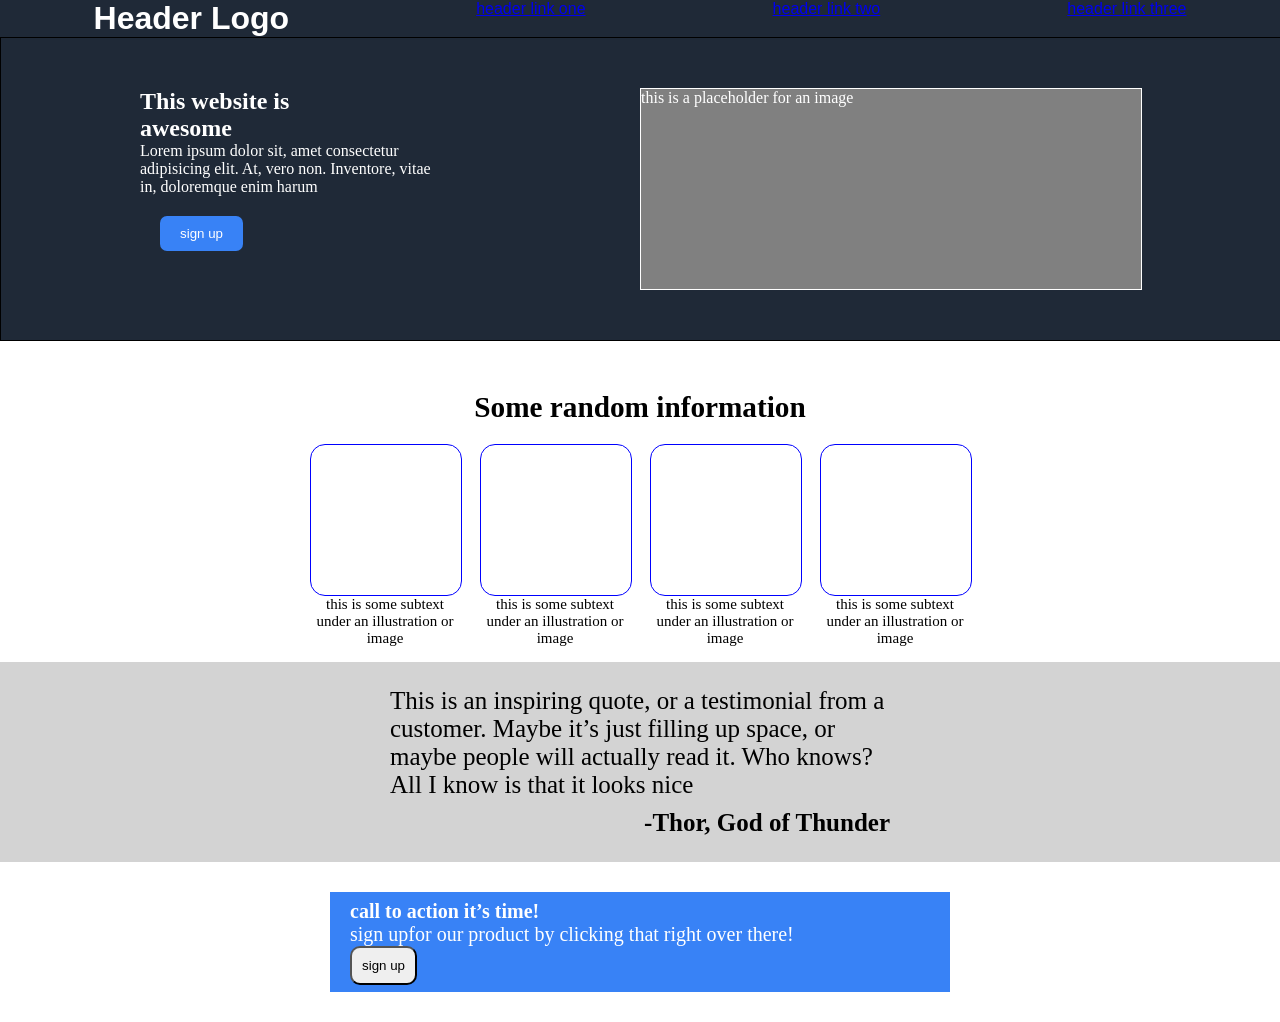
<file: awesome-website/index.html>
<!DOCTYPE html>
<html lang="en">
<head>
    <meta charset="UTF-8">
    <meta name="viewport" content="width=device-width, initial-scale=1.0">
    <title>Document</title>
    <link rel="stylesheet" href="index.css">
</head>
<body>
    <header>
        <div class="top">
            <h1>Header Logo</h1>
            <a href="#">header link one</a>
             <a href="#">header link two</a>
              <a href="#">header link three</a>
        </div>
        <div class="head">
        <div class="logo">
                <h2>This website is</h2>
                <h2>awesome</h2>
                <p>Lorem ipsum dolor sit, amet consectetur adipisicing elit. At, vero non. Inventore, vitae in, doloremque enim harum </p>
                <button class="sign">sign up</button>
        </div>
         <div class="image"> 
                    this is a placeholder for an image
                </div>
</div>
    </header>
    <main>
        <div class="info">
                 <h3>Some random information </h3>
        <div class="box"> 
            <div class="item">
                <div class="images">
                </div>
                <p class="page">this is some subtext under an illustration or image</p>
            </div>
            <div class="item">
                <div class="images"></div>
                 <p class="page">this is some subtext under an illustration or image</p>
            </div>
            <div class="item">
                <div class="images">
                </div>
                <p class="page">this is some subtext under an illustration or image</p>
            </div>
            <div class="item">
                <div class="images">
                </div>
                <p class="page">this is some subtext under an illustration or image</p>
            </div>
        </div>
        </div>
    </main>
    <br>
     <div class="quotes">
        <div class="quote">
            <p >
                 This is an inspiring quote, or a testimonial from a customer. 
      Maybe it’s just filling up space, or maybe people will actually read it. 
      Who knows? All I know is that it looks nice
            </p>
             <p class="author">-Thor, God of Thunder</p>
        </div>
        </div>
    <div class="foot">
        <div class="sign-up">
            <h4>call to action it’s time!</h4>
            <p>sign upfor our product by clicking that right over there!</p>
            <button class="buttons">sign up </button>
        </div>
    </div>
</body>
</html>
</file>
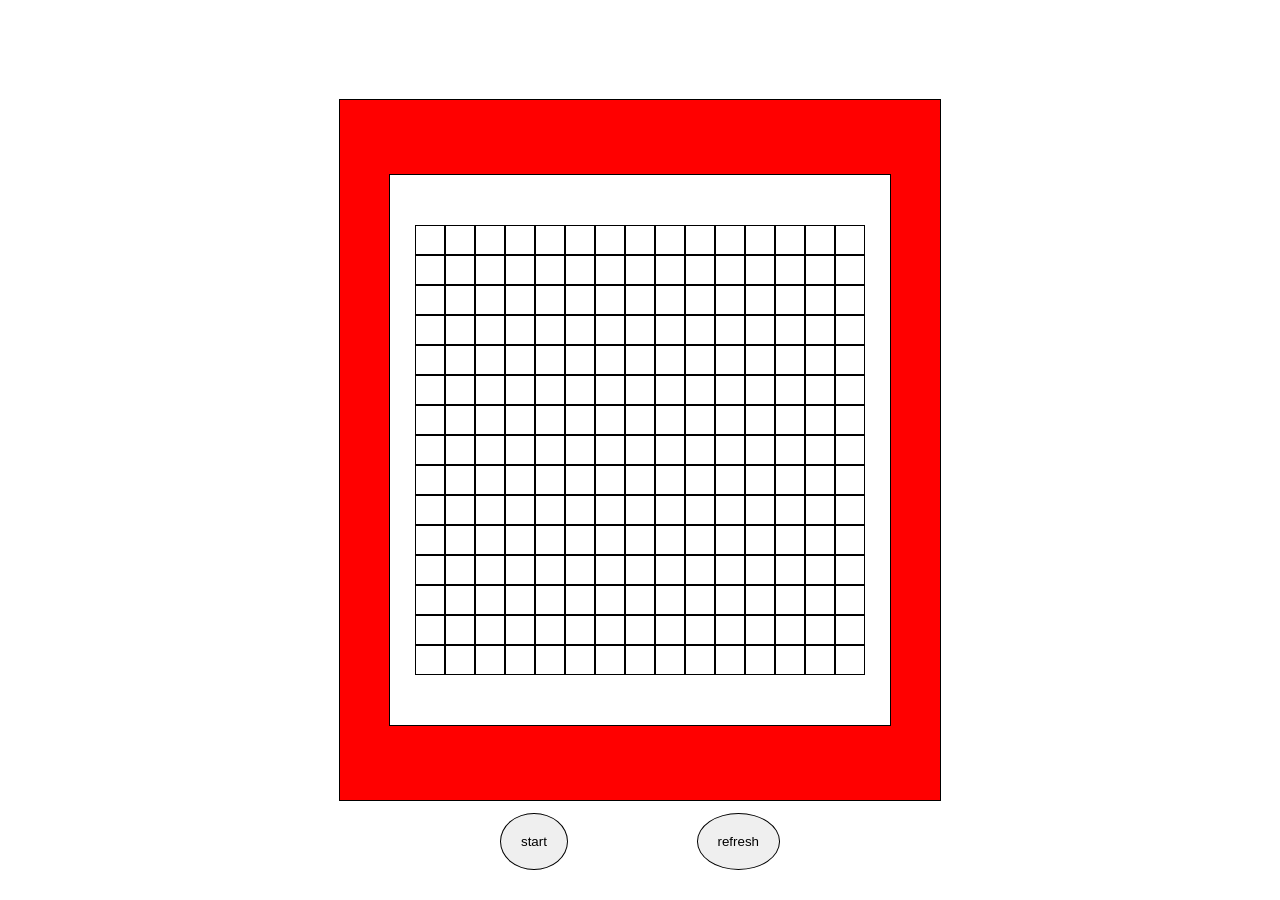
<file: Etch-a-Sketch/index.html>
<!DOCTYPE html>
<html lang="en">

<head>
    <meta charset="UTF-8">
    <meta name="viewport" content="width=device-width, initial-scale=1.0">
    <title>Etch-a-Sketch</title>
    <link rel="stylesheet" href="index.css">
</head>

<body>
    <div class="red">
        <div id="outside">
            <div id="contain">
            </div>

            <script src="index.js"></script>
        </div>
    </div>
    <button id="out">refresh</button>
    <button id="in"> start</button>

</body>

</html>
</file>
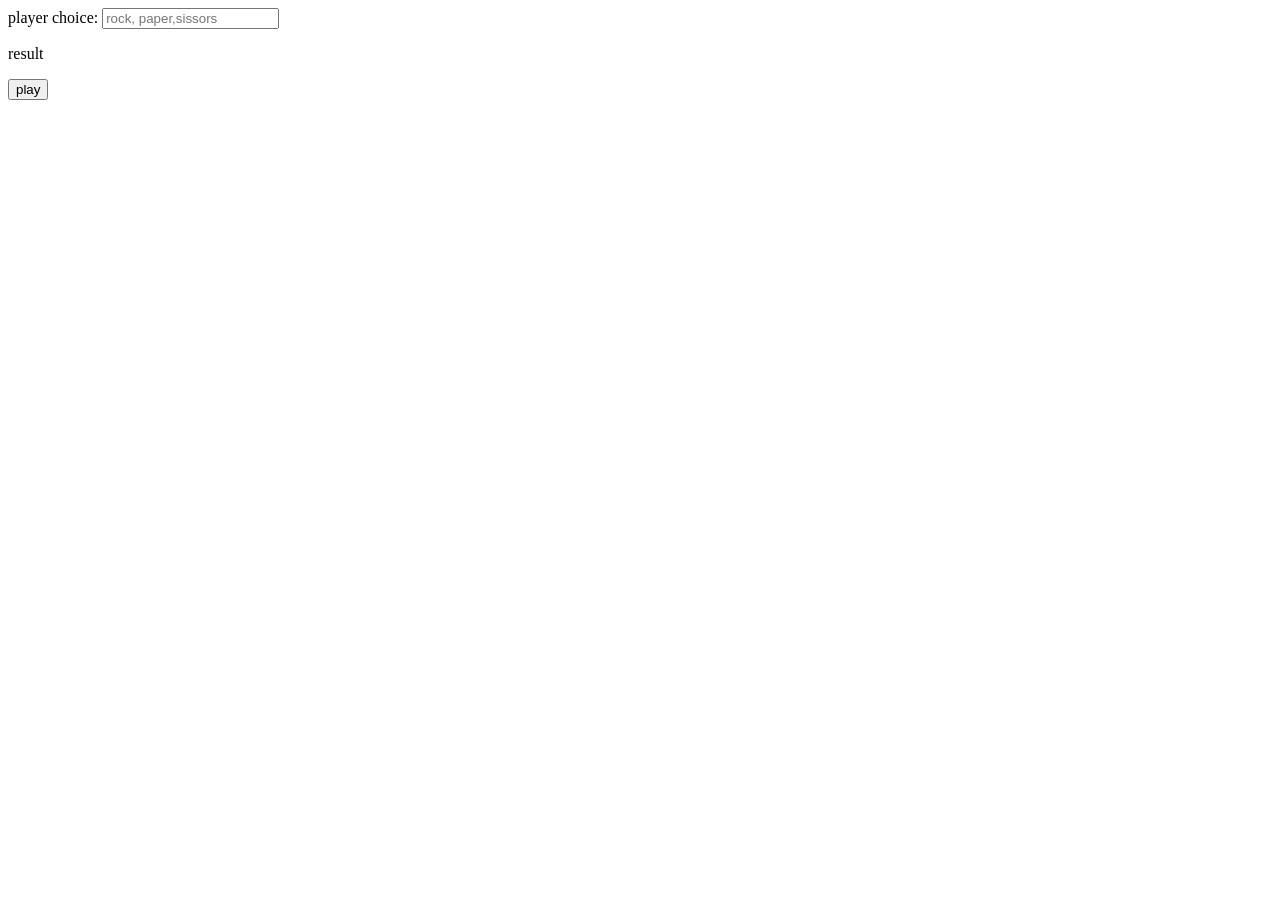
<file: rock paper Scissors/index.html>
<!DOCTYPE html>
<html lang="en">

<head>
    <meta charset="UTF-8">
    <meta name="viewport" content="width=device-width, initial-scale=1.0">
    <title>Rock, paper,sissors</title>
</head>

<body>
    <script src="index.js"> </script>
    player choice: <input id="guessnumber" type="text" placeholder="rock, paper,sissors">
    <p id="result">result</p>
    <button onclick="game()">play</button>

</body>

</html>
</file>
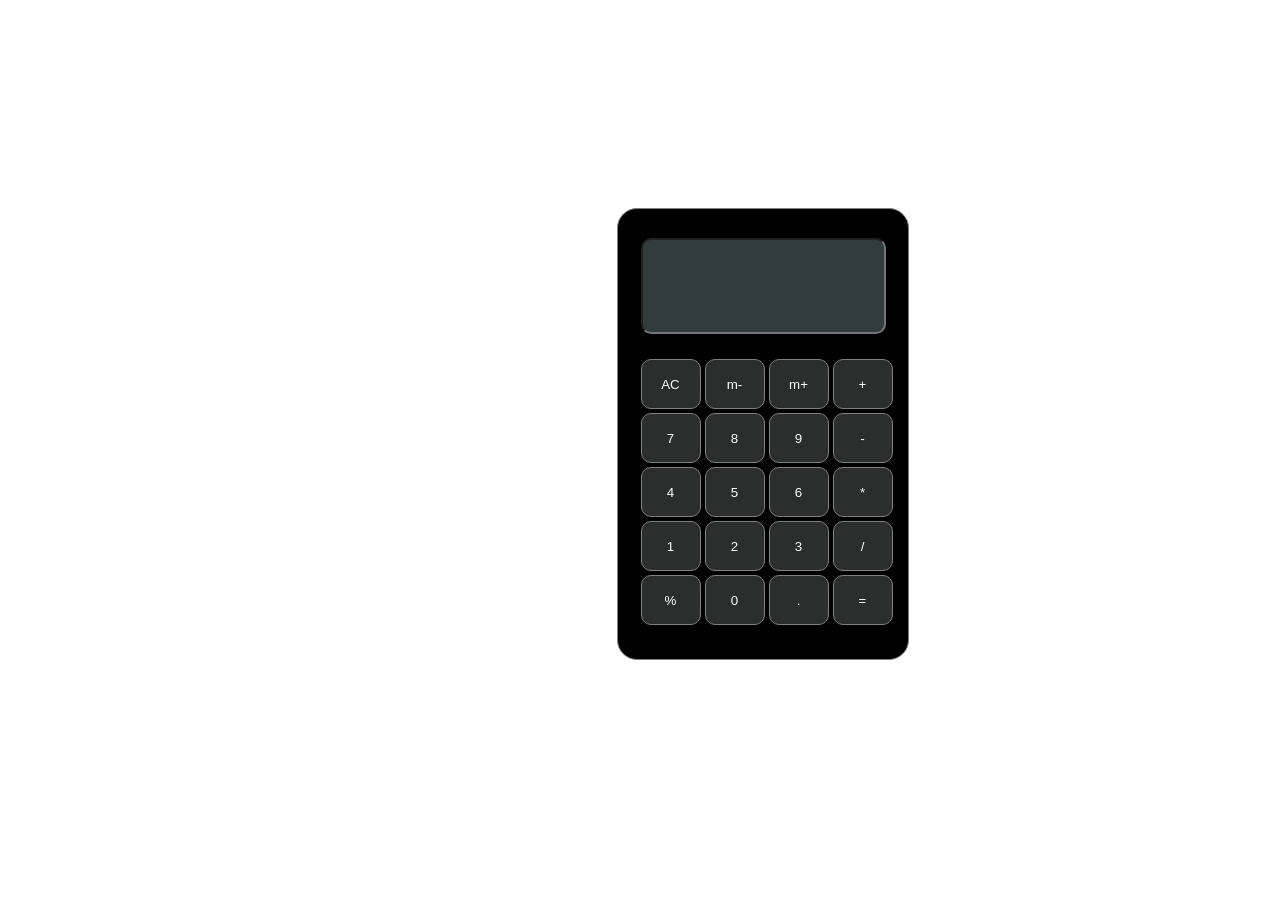
<file: calculator/calculator.html>
<!DOCTYPE html>
<html lang="en">

<head>
    <meta charset="UTF-8">
    <meta name="viewport" content="width=device-width, initial-scale=1.0">
    <title>calculator </title>
    <link rel="stylesheet" href="calculator.css">
</head>

<body>
    <input type="text" id="display">
    <div id="box">
        <button onclick="reset(ac)">AC</button>
        <button onclick="number('m-')">m-</button>
        <button onclick="number('m+')">m+</button>
        <button onclick="number('+')">+</button>
        <button onclick="number(7)">7</button>
        <button onclick="number(8)">8</button>
        <button onclick="number(9)">9</button>
        <button onclick="number('-')">-</button>
        <button onclick="number(4)">4</button>
        <button onclick="number(5)">5</button>
        <button onclick="number(6)">6</button>
        <button onclick="number('*')">*</button>
        <button onclick="number(1)">1</button>
        <button onclick="number(2)">2</button>
        <button onclick="number(3)">3</button>
        <button onclick="number('/')">/</button>
        <button onclick="cal('%')">%</button>
        <button onclick="number(0)">0</button>
        <button onclick="number('.')">.</button>
        <button onclick="cal('=')">=</button>



    </div>



    <script src="calculator.js"></script>
</body>

</html>
</file>
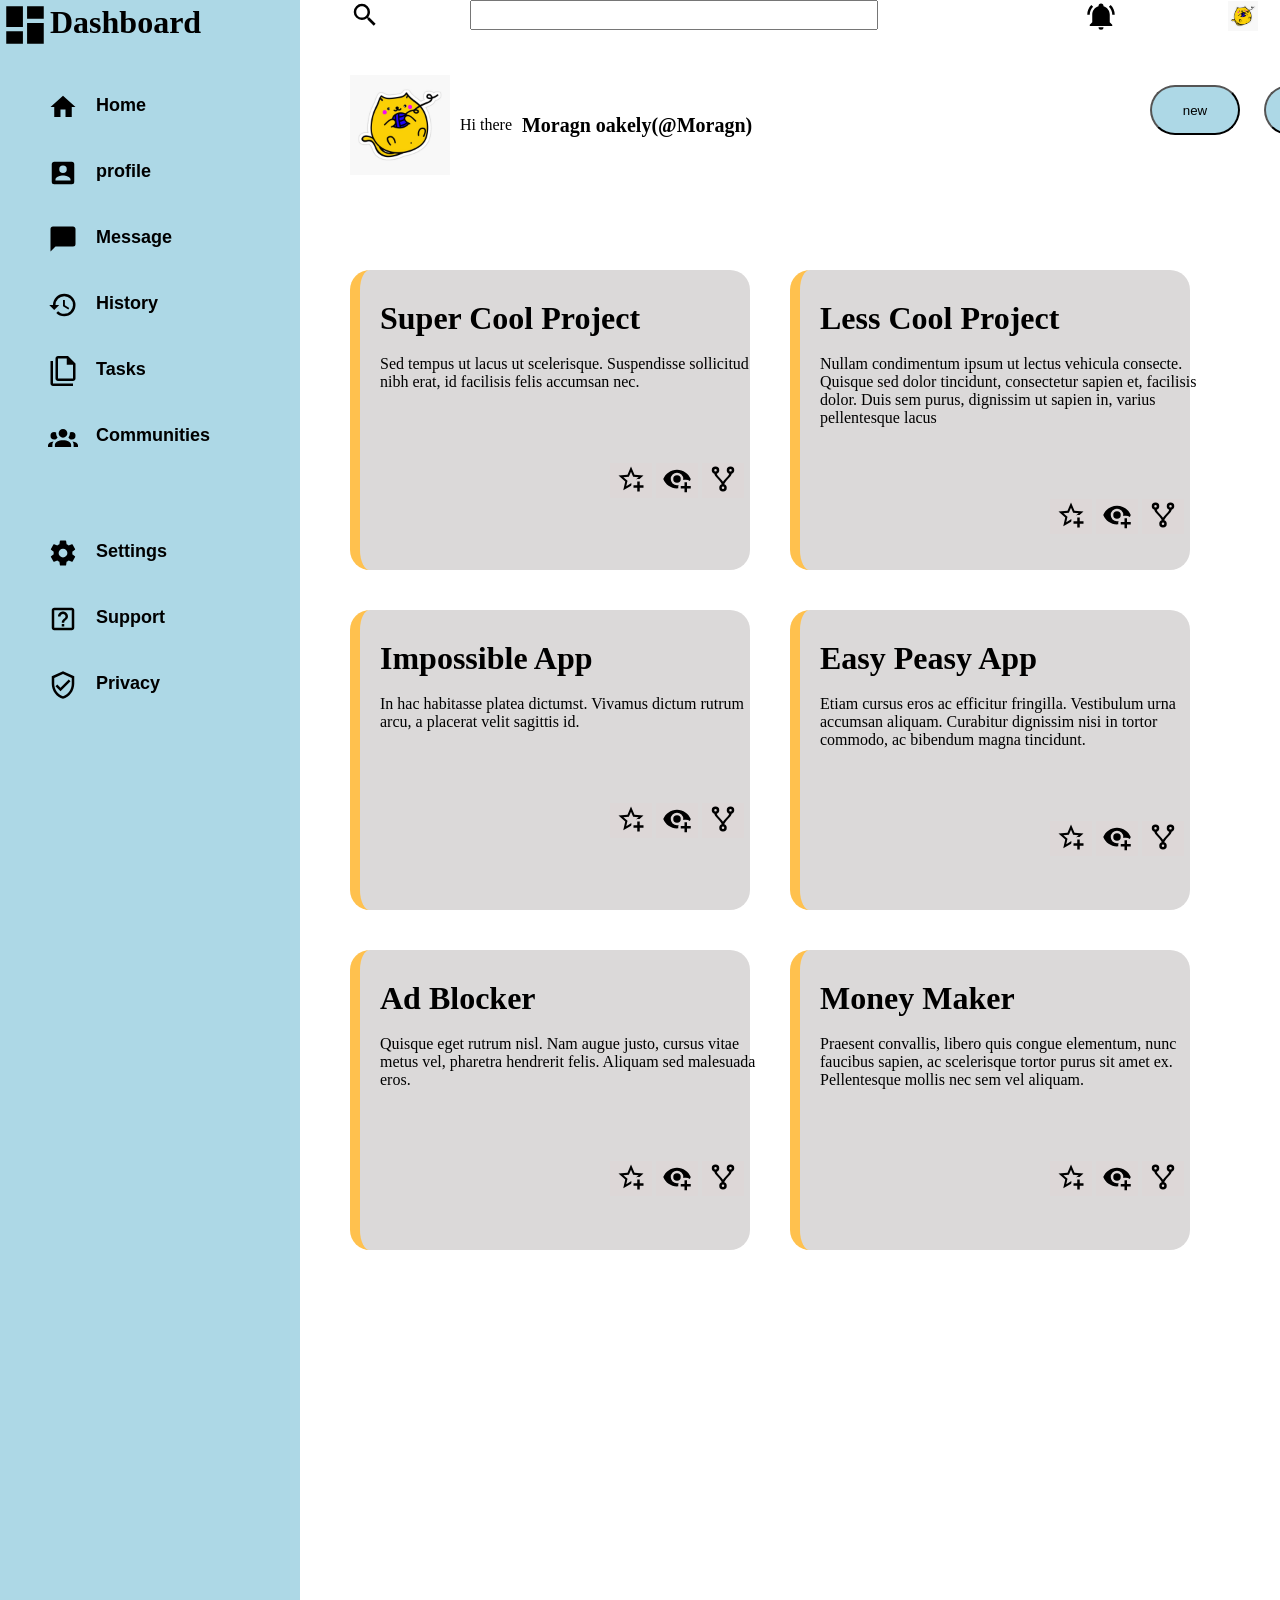
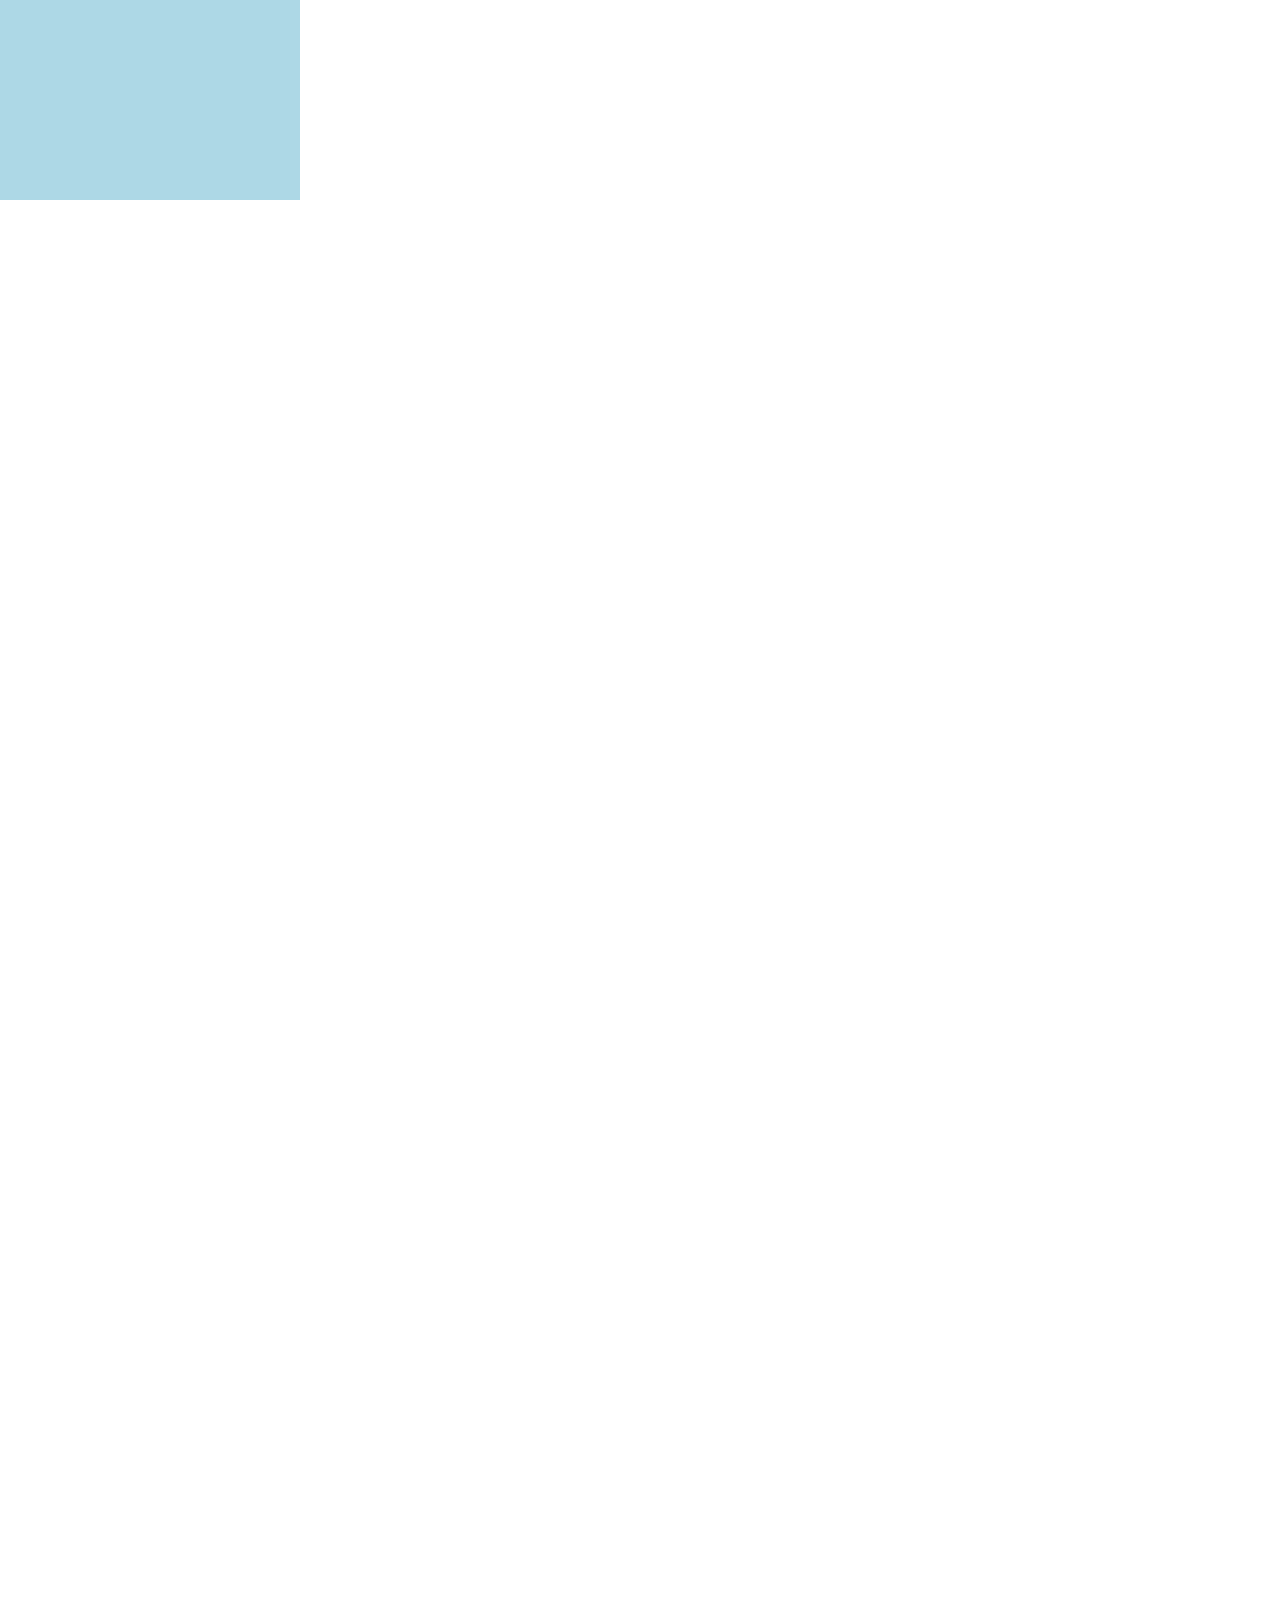
<file: dashboard/dashboard.html>
<!DOCTYPE html>
<html lang="en">

<head>
    <meta charset="UTF-8">
    <meta name="viewport" content="width=device-width, initial-scale=1.0">
    <title>Document</title>
    <link rel="stylesheet" href="dashboard.css">
</head>

<body>
    <div class="left">
        <img src="image/view-dashboard.svg" width="50px" alt="">
        <h1>Dashboard</h1>
        <div class="left-icons">
            <button class="home"><img src="image/home (1).svg " alt="" width="30">
                <h2 class="left-text">Home</h2>
            </button>
            <button class="profile"><img src="image/account-box.svg" alt="" width="30">
                <h2 class="left-text">profile</h2>
            </button>
            <button class="message"><img src="image/message.svg" alt="" width="30">
                <h2 class="left-text">Message</h2>
            </button>
            <button> <img src="image/history.svg" alt="" width="30">
                <h2 class="left-text">History</h2>
            </button>
            <button><img src="image/file-multiple-outline.svg" alt="" width="30px">
                <h2 class="left-text">Tasks</h2>
            </button>
            <button><img src="image/account-group.svg" alt="" width="30">
                <h2 class="left-text">Communities</h2>
            </button>

            <div class="part2">
                <button> <img src="image/cog.svg" alt="" width="30">
                    <h3 class="left-texts"> Settings</h3>
                    <button> <img src="image/help-box-outline.svg" alt="" width="30">
                        <h3 class="left-texts">Support</h3>
                        <button> <img src="image/shield-check-outline.svg" alt="" width="30">
                            <h3 class="left-texts"> Privacy</h3>
                        </button>
            </div>
        </div>
    </div>
    <div class="top">
        <div class="search">
            <img src="image/magnify.svg" alt="" width="30">
            <input type="text">
            <div class="right-side">
                <button class="bell"><img src="image/bell-ring.svg" alt="" width="30"></button>
                <button> <img class="poo" src="image/st,small,507x507-pad,600x600,f8f8f8.jpg" alt="" width="30">
                    <h4 class="names">Moragnoakely</h4>
                </button>
            </div>
        </div>
    </div>
    <div class="intro">
        <img src="image/st,small,507x507-pad,600x600,f8f8f8.jpg" alt="" width="100">
        <p>Hi there</p>
        <h5 class="id">Moragn oakely(@Moragn)</h5>
    </div>
    <button class="bt"> new</button>
    <button class="bt">upload </button>
    <button class="bt">share</button>

    <div class="contained">
        <div class="page">
            <h1 class="fill">Super Cool Project</h1>
            <p class="fills">
                Sed tempus ut lacus ut scelerisque. Suspendisse sollicitud nibh erat, id facilisis felis accumsan
                nec.
            </p>
            <button class="adding"><img src="image/star-plus-outline.svg" alt="" width="30px"></button>
            <button class="adding"><img src="image/eye-plus.svg" alt="" width="30px"></button>
            <button class="adding"><img src="image/source-fork.svg" alt="" width="30"></button>
        </div>
        <div class="page">
            <h1 class="fill">Less Cool Project</h1>
            <p class="fills">Nullam condimentum ipsum ut lectus vehicula consecte. Quisque sed dolor tincidunt,
                consectetur sapien et, facilisis dolor. Duis sem purus, dignissim ut sapien in, varius pellentesque
                lacus</p>
            <button class="adding"><img src="image/star-plus-outline.svg" alt="" width="30px"></button>
            <button class="adding"><img src="image/eye-plus.svg" alt="" width="30px"></button>
            <button class="adding"><img src="image/source-fork.svg" alt="" width="30"></button>


        </div>
        <div class="page">
            <h1 class="fill">Impossible App</h1>
            <p class="fills">In hac habitasse platea dictumst. Vivamus dictum rutrum arcu, a placerat velit sagittis
                id.
            </p>
            <button class="adding"><img src="image/star-plus-outline.svg" alt="" width="30px"></button>
            <button class="adding"><img src="image/eye-plus.svg" alt="" width="30px"></button>
            <button class="adding"><img src="image/source-fork.svg" alt="" width="30"></button>

        </div>
        <div class="page">
            <h1 class="fill">Easy Peasy App</h1>
            <p class="fills">Etiam cursus eros ac efficitur fringilla. Vestibulum urna accumsan aliquam.
                Curabitur dignissim nisi in tortor commodo, ac bibendum magna tincidunt.</p>
            <button class="adding"><img src="image/star-plus-outline.svg" alt="" width="30px"></button>
            <button class="adding"><img src="image/eye-plus.svg" alt="" width="30px"></button>
            <button class="adding"><img src="image/source-fork.svg" alt="" width="30"></button>
        </div>

        <div class="page">
            <h1 class="fill">Ad Blocker</h1>
            <p class="fills">Quisque eget rutrum nisl. Nam augue justo, cursus vitae metus vel, pharetra hendrerit
                felis. Aliquam sed malesuada eros.</p>
            <button class="adding"><img src="image/star-plus-outline.svg" alt="" width="30px"></button>
            <button class="adding"><img src="image/eye-plus.svg" alt="" width="30px"></button>
            <button class="adding"><img src="image/source-fork.svg" alt="" width="30"></button>

        </div>
        <div class="page">
            <h1 class="fill">Money Maker</h1>
            <p class="fills">Praesent convallis, libero quis congue elementum, nunc faucibus sapien, ac scelerisque
                tortor purus sit amet ex. Pellentesque mollis nec sem vel aliquam.</p>
            <button class="adding"><img src="image/star-plus-outline.svg" alt="" width="30px"></button>
            <button class="adding"><img src="image/eye-plus.svg" alt="" width="30px"></button>
            <button class="adding"><img src="image/source-fork.svg" alt="" width="30"></button>
        </div>

    </div>
    <Div class="right">
        <div class="right-contain">
            <h6 class="right-headline">Site Maintenance</h6>
            <p class="right-text">Vestibulum condimentum tellus lacus, in accumsan maximus ac. Donec hendrerit
                sodales congue</p>
        </div>
        <div class="right-contain">
            <h6 class="right-headline">Community Share Day</h6>
            <p class="right-text">Nam vel lectus tincidunt, rutrum nulla eu, ornare libero. Aliquam dictum accumsan
                porttitor.</p>
        </div>
        <div class="right-contain">
            <h6 class="right-headline">Updated Privacy Policy</h6>
            <p class="right-text">Phasellus efficitur nisi eget elit consectetiz,condim auctor. Cras fringilla
                sagittis sem in mattis</p>
        </div>
    </Div>


</body>

</html>
</file>
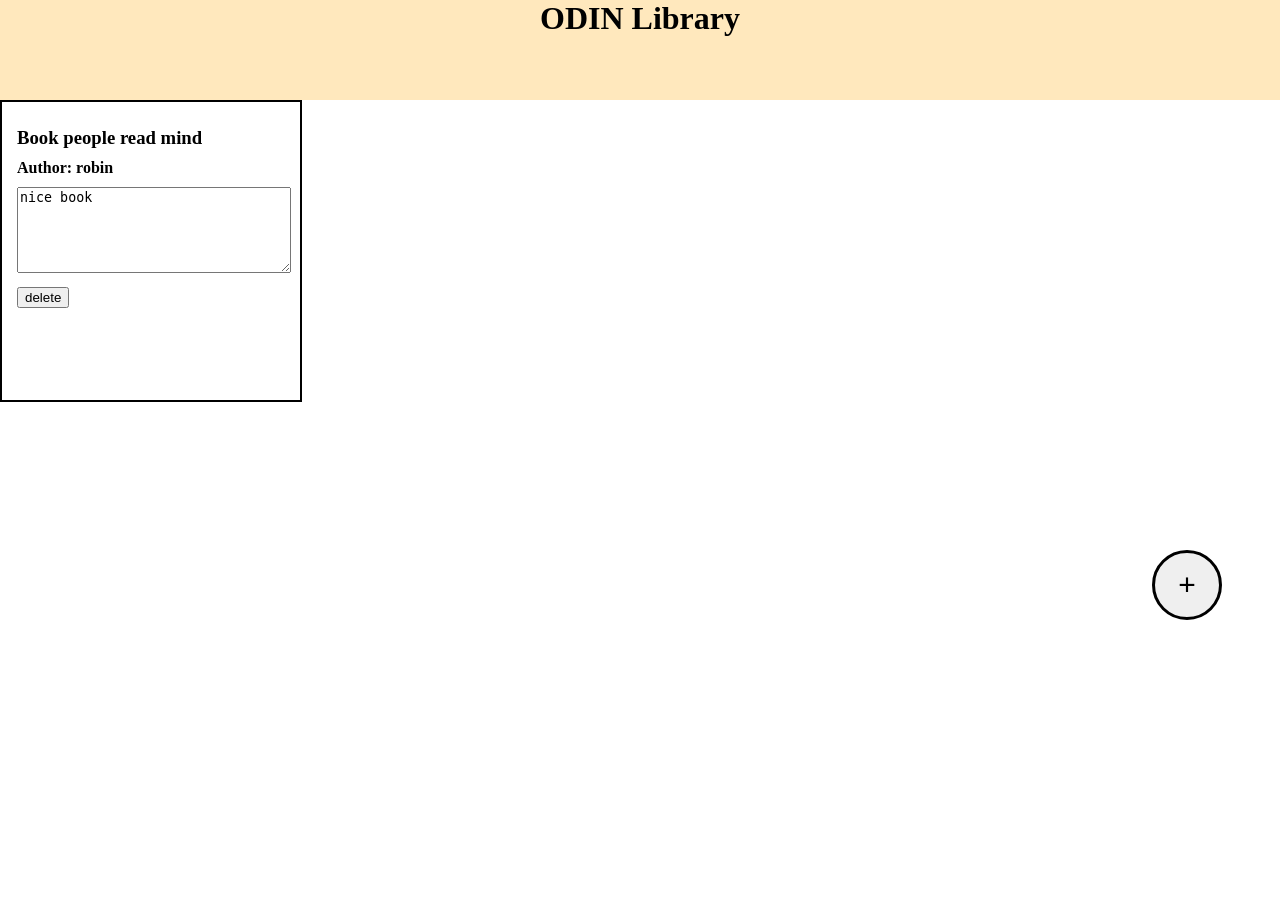
<file: Library/library.html>
<!DOCTYPE html>
<html lang="en">

<head>
    <meta charset="UTF-8">
    <meta name="viewport" content="width=device-width, initial-scale=1.0">
    <title>Document</title>
    <link rel="stylesheet" href="Library.css">
</head>

<body>

    <h1> ODIN Library</h1>
    <div class="fit">
        <div class="container">
            <h3> Book people read mind</h3>
            <h4>Author: robin</h4>
            <textarea name="" id="sugges">nice book</textarea>
            <button onclick="deletes(event)">delete</button>
        </div>
    </div>

    <div id="outline">
        <h2>BOOKS ADDED</h2>
        <div class="book">
            <form>
                <input type="text" name="title" class="title" placeholder="Book Title">
                <br>
                <input type="text" name="Author" class="Author" placeholder="Book Author">
                <textarea name="" id="suggestion"></textarea>
                <button id="added"> add</button>
                <button id="remove">cancel</button>
            </form>
        </div>
    </div>
    <button id="add">+</button>
    <div id="blackbg"></div>

    <Script src="Library.js"></Script>
    <div id="blackbg"></div>
</body>

</html>
</file>
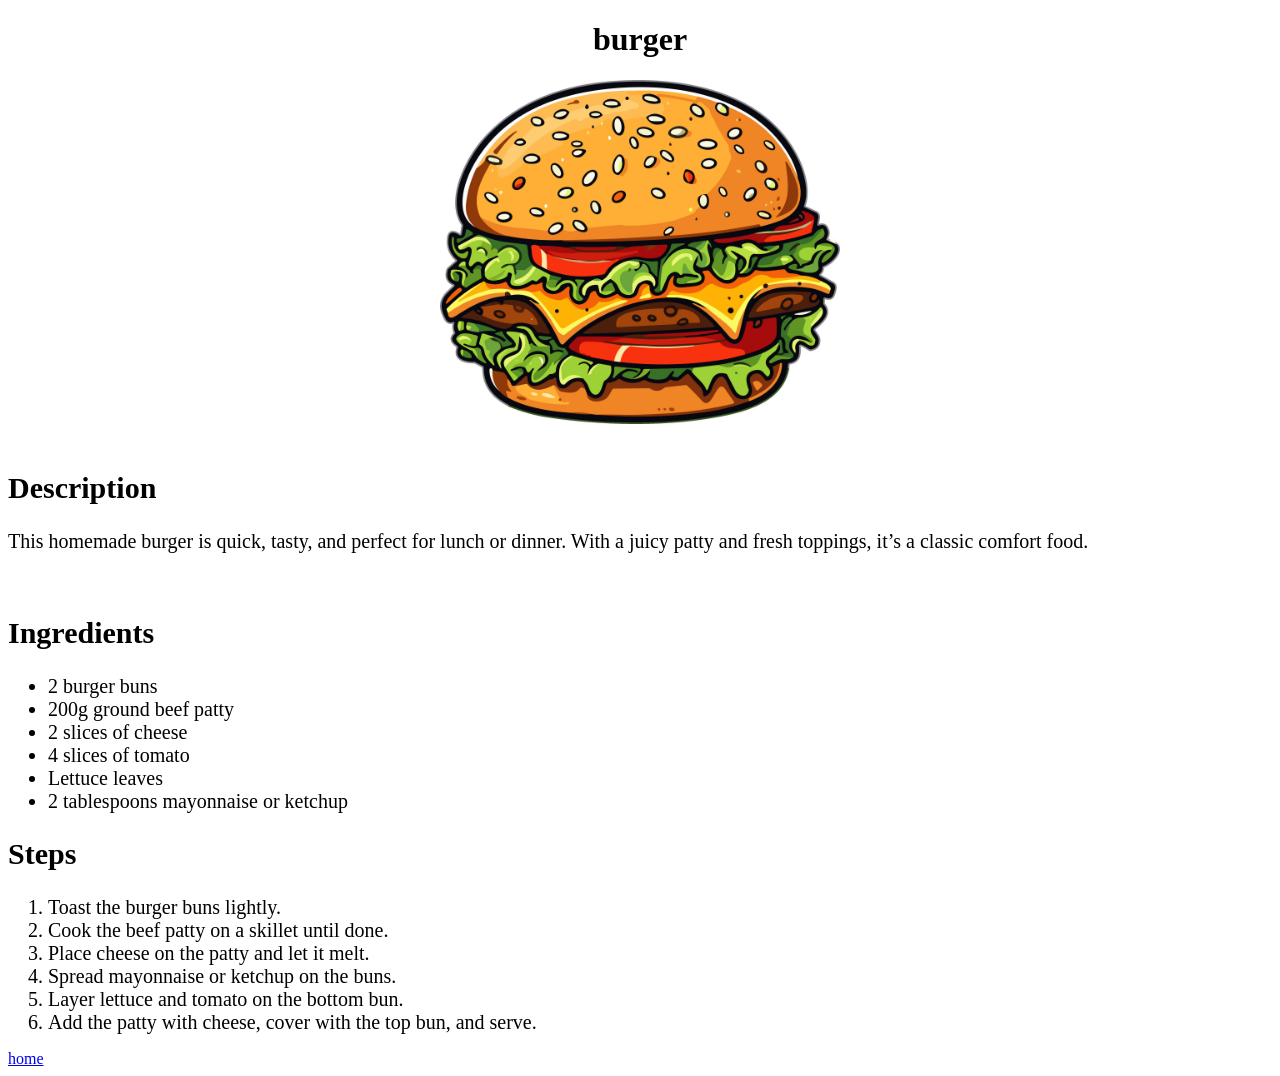
<file: Odin-recipes/burger.html>
<!DOCTYPE html>
<html lang="en">
<head>
    <meta charset="UTF-8">
    <meta name="viewport" content="width=device-width, initial-scale=1.0">
    <title>burger</title>
    <a href="index.html"></a>
</head>
<body>
    <center>
    <h1>burger</h1>
    <img src="img/doodle-hamburger-sticker-clipart-transparent-illustration-ai-generated-vector.jpg" width="400px" alt="burger">
    </center>
    <br>
    <h2>Description</h2>
  <p>This homemade burger is quick, tasty, and perfect for lunch or dinner. With a juicy patty and fresh toppings, it’s a classic comfort food.</p>
  <br>
  <h2>Ingredients</h2>
  <ul>
    <li>2 burger buns</li>
    <li>200g ground beef patty</li>
    <li>2 slices of cheese</li>
    <li>4 slices of tomato</li>
    <li>Lettuce leaves</li>
    <li>2 tablespoons mayonnaise or ketchup</li>
  </ul>

  <h2>Steps</h2>
  <ol>
    <li>Toast the burger buns lightly.</li>
    <li>Cook the beef patty on a skillet until done.</li>
    <li>Place cheese on the patty and let it melt.</li>
    <li>Spread mayonnaise or ketchup on the buns.</li>
    <li>Layer lettuce and tomato on the bottom bun.</li>
    <li>Add the patty with cheese, cover with the top bun, and serve.</li>
  </ol>
    <a href="index.html">home</a>
     <style>
    li{
        font-size: 20px;
    }
    p{
        font-size: 20px;
    }
    h2{
        font-size:30px ;
    }
  </style>
</body>
</html>
</file>
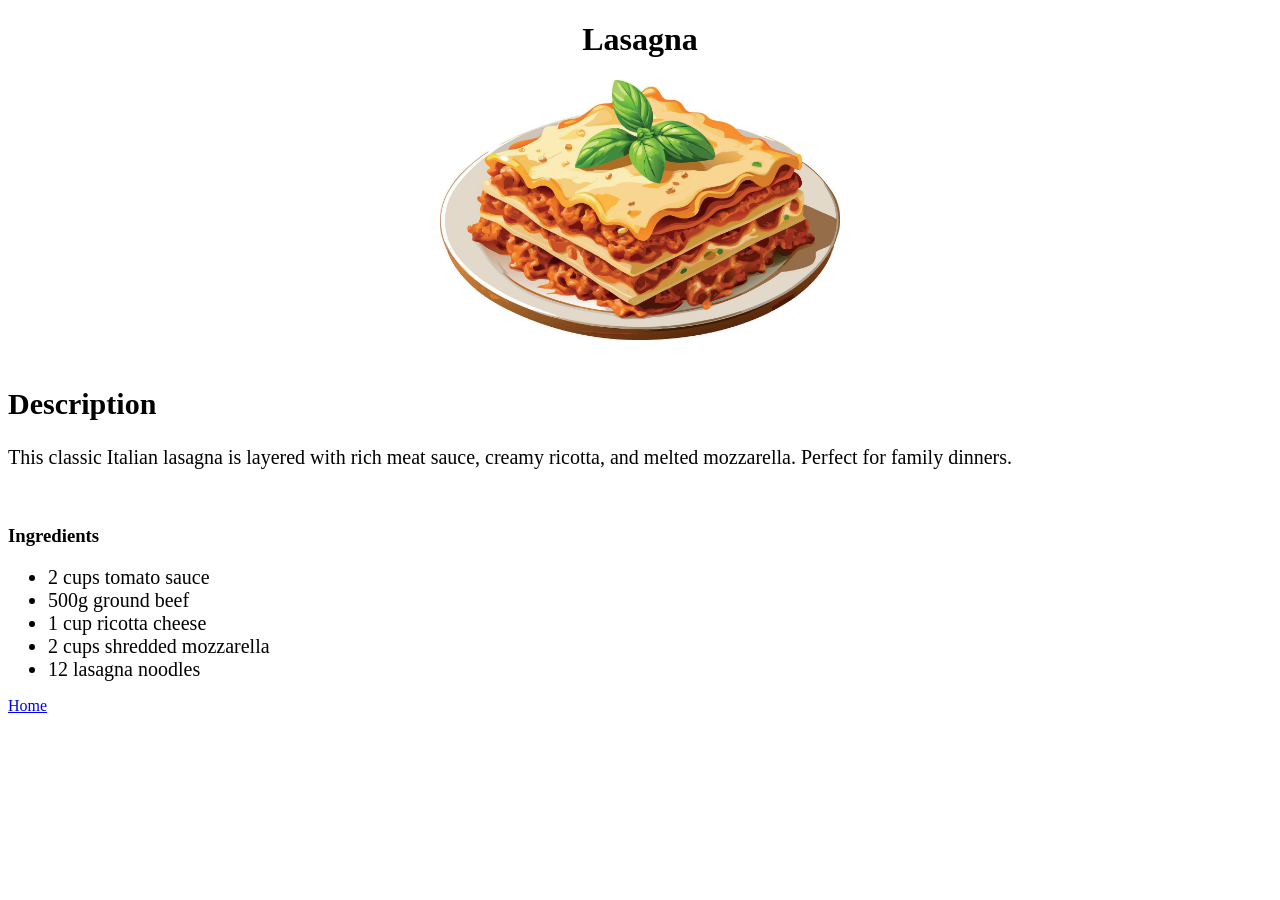
<file: Odin-recipes/lasagna.html>
<!DOCTYPE html>
<html lang="en">
<head>
    <meta charset="UTF-8">
    <meta name="viewport" content="width=device-width, initial-scale=1.0">
    <title>Lasagna</title>
</head>
<body>
    <center>
        <h1>Lasagna</h1>
    <img src="img/lasagna.jpg" alt="lasagna" width="400px">
    </center>
     <br>
     <h2> Description</h2>
     <p>This classic Italian lasagna is layered with rich meat sauce, creamy ricotta, and melted mozzarella. Perfect for family dinners.
     </p>
     <br>
     <h3>Ingredients</h3>
     <ul>
         <li>2 cups tomato sauce</li>
  <li>500g ground beef</li>
  <li>1 cup ricotta cheese</li>
  <li>2 cups shredded mozzarella</li>
  <li>12 lasagna noodles</li>
     </ul>
     <ul>
  </ul>
  <a href="index.html">Home</a>
  <style>
    li{
        font-size: 20px;
    }
    p{
        font-size: 20px;
    }
    h2{
        font-size:30px ;
    }
  </style>
</body>
</html>
</file>
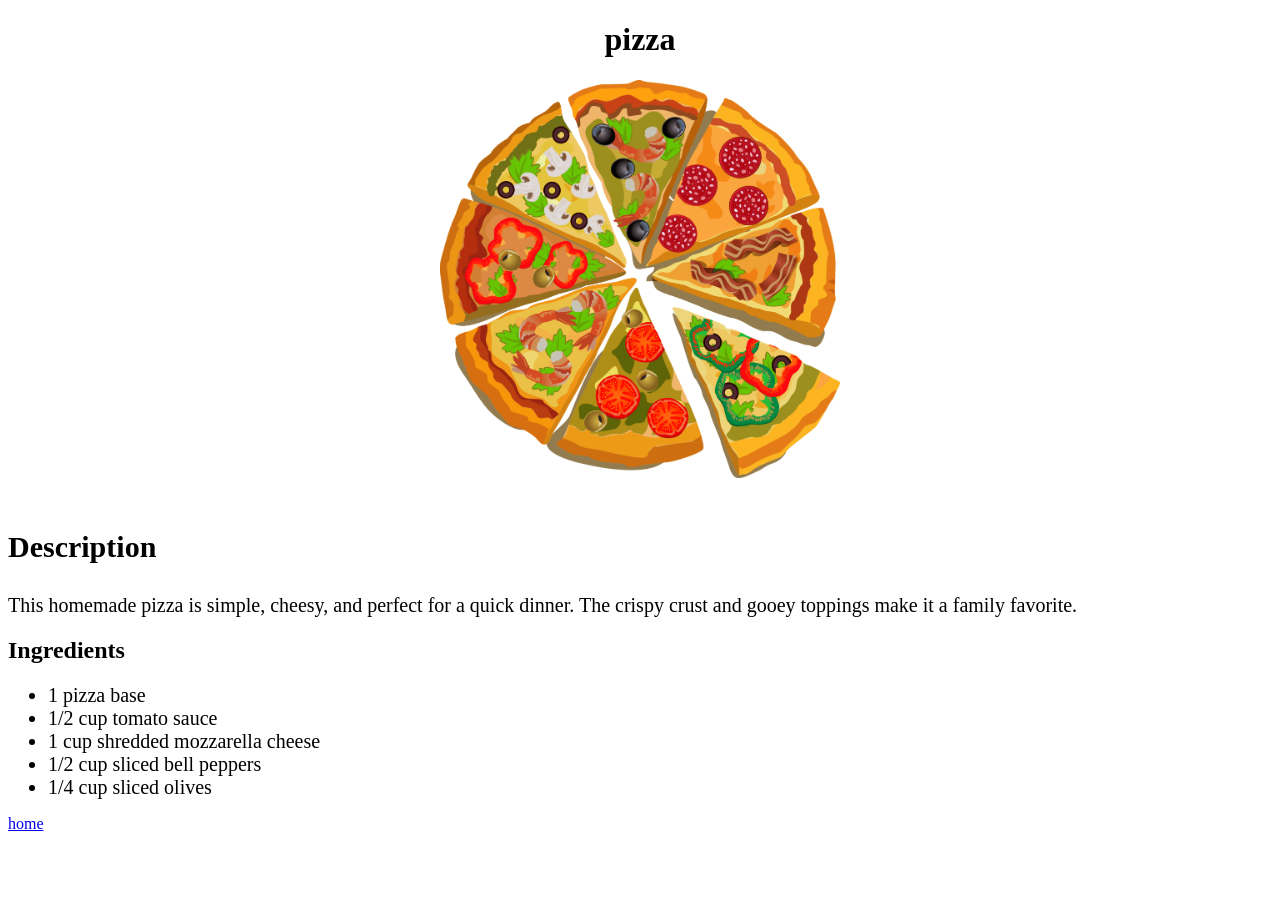
<file: Odin-recipes/pizza.html>
<!DOCTYPE html>
<html lang="en">
<head>
    <meta charset="UTF-8">
    <meta name="viewport" content="width=device-width, initial-scale=1.0">
    <title>pizzza</title>
</head>
<body>
    <center>
    <h1>pizza</h1>
    <img src="img/pizza-clipart-vector-1.png" width="400px" alt="pizza">
    </center>
    <br>
    <h3>Description</h3>
      <p>This homemade pizza is simple, cheesy, and perfect for a quick dinner. The crispy crust and gooey toppings make it a family favorite.</p>
      <h2>Ingredients</h2>
<ul>
  <li>1 pizza base</li>
  <li>1/2 cup tomato sauce</li>
  <li>1 cup shredded mozzarella cheese</li>
  <li>1/2 cup sliced bell peppers</li>
  <li>1/4 cup sliced olives</li>
</ul>
<a href="index.html">home</a>
 <style>
    li{
        font-size: 20px;
    }
    h3{
        font-size:30px ;
    }
    p{
        font-size: 20px;
    }
  </style>
</body>
</html>
</file>
<file: awesome-website/index.css>
*{
    margin: 0;
    padding: 0%;
}
.top{
    background-color: #1f2937;
    color: white;
    font-family: 'Franklin Gothic Medium', 'Arial Narrow', Arial, sans-serif;
    display: flex;
    justify-content: space-around;
    flex-direction: row;
}
.head{
    background-color: #1f2937;
    color: white;
    display:flex;
    justify-content: center;
    gap: 200px;
    width: 100%;
    border: 1px solid black;
    padding-bottom:50px;
    padding-top: 50px;
    .logo{
        width: 300px;
        border:none;
        

    }
    .image{
        width: 500px;
        height: 200px;
        border: 1px solid;
        background-color:gray
    }
    .sign{
         background-color: #3882f6;
         color: white;
         padding: 10px 20px;
         border: none;
         border-radius: 7px;
         margin: 20px;
         
        }
    
}
.info{
    font-size: 25px;
    text-align: center;
    padding: 50px;
}
.box{
    display: flex;
    justify-content: center;
    gap: 20px;
    margin-top: 20px;
    .item{
    border:none;
    width:150px;
    height:150px ;
}
.images{
    border: 1px solid  blue;
    width: 150px;
    height: 150px;
    border-radius: 15px;
}
.page{
    font-size: 15px;
}
}
.quotes{
    display: flex;
    justify-content: center;
    width: 100%;
    height: 200px;
background-color: lightgray;
.quote{
    border: none;
    width: 500px;
    align-content: center;
    font-size: 25px;    
}
.author {
      font-style: normal;
      font-weight: bold;
      margin-top: 10px;
      text-align: right;
    }
}
.foot{
    border:none;
     display: flex;
    justify-content: center;
    width: 100%;
    height: 100%;
}
.sign-up{
 border: none;
    width:600px;
    height: 100px;
    align-content:center;
    font-size: 20px;    
    background-color: #3882f6;
    color: white;
    margin: 30px;
    padding-left: 20px;
.buttons{
    padding: 10px 10px;
    border-radius: 10px;
}
}
</file>
<file: Etch-a-Sketch/index.css>
body {
  display: flex;
  justify-content: center;   
  align-items: center;      
  height: 100vh;             
    margin: 0;                 
}
#contain{
    border:none;
    display: grid;
    grid-template-columns: repeat(15,30px);
    grid-template-rows: repeat(15,30px);
    align-content: center;
    justify-content: center;
    padding: 80px;

}
.hover{
    background-color: black;
}
#contain div{
    border: 1px solid black;
}
#outside{
    display: flex;
  justify-content: center; 
  align-items: center;
    width: 500px;
    height: 550px;
    border: 1px solid black;
    background-color: white;
}
.red{
     display: flex;
  justify-content: center; 
  align-items: center;
    width: 600px;
    height: 700px;
    border: 1px solid black;
    background-color: red;
}
#out{
    border:1px solid black;
    border-radius: 600%;
    position: absolute;
    bottom:30px;
    right: 500px;
padding: 20px;
    
}
#in{
    border:1px solid black;
    border-radius: 600%;
    position: absolute;
    bottom:30px;
    left: 500px;
padding: 20px;
}
</file>
<file: calculator/calculator.css>
body{
    display:flex;
justify-content: center;
padding: 200px;
}
#box{
    background-color: black;
    border: 1px solid black;
    width: 290px ;
    height: 450px;
    display: grid;
    grid-template-columns:repeat(4,60px);
    grid-template-rows: repeat(7,50px);
    gap: 4px;
    border: 1px solid gray;
    border-radius: 20px;
}
button{
    background-color: rgb(44, 45, 45);
    position: relative;
    top: 150px;
    left: 23px;
    border-radius: 10px;
    color: white;
    border: 1px solid gray;
    
}
input{
    background-color: rgb(51, 60, 60);
    width: 237px;
    height: 90px;
    position: relative;
    left: 269px;
    bottom: -30px;
    border-radius: 10px;
    text-align: center;
    font-size: 30px;
    color: white;
    
}
button:hover{
    cursor:grab;
    background-color: gray;
}
</file>
<file: dashboard/dashboard.css>
*{
    margin: 0;
    
}
.left{
    background-color: lightblue;
    width: 300px;
    height: 200vh;

    h1{
        position: relative;
        bottom: 50px;
        left: 50px;
    }
}

.left-icons{
     display: grid;
  width: 5px;
  gap: 10px;
button{
  background-color: lightblue;
  border: none;
}

.left-text{
    text-align: left;
  font-size: 18px;
  position: relative;
  left: 90px;
  bottom: 30px;
}
}
.part2{
      display: grid;
  gap: 10px;
  position: relative;
  top: 50px;
button{
  background-color: lightblue;
  border: none;
}
.left-texts{
    text-align: left;
  font-size: 18px;
  position: relative;
  left: 90px;
  bottom: 30px;
}
}
.top{
  position: relative;
  bottom: 200vh;
  left: 350px;
  .right-side{
    display: flex;
    position: relative;
    right: 80px;
    gap: 70px;
  }
}

input{
  width: 400px;
}
.search{
  display: grid;
  grid-template-columns: 30px 600px 100px 100px;
  grid-template-rows: 30px;
  column-gap: 90px;
  button{
    border: none;
    background-color: white;
  }
  h4{
     text-align: left;
  position: relative;
  left: 90px;
  bottom: 30px;
  }
}
.intro{
  display: flex;
  align-items: center;
  gap: 10px;
  position: relative;
  bottom: 195vh;
  left: 350px;
.id{
  font-weight: 700px;
  font-size: 20px;
}
}

.bt{
  position: relative;
  bottom: 205vh;
  left: 1150px;
  margin-right: 20px;
  height: 50px;
  width: 90px;
  border-radius: 50px;
  background-color: lightblue;
  
}
.contained{
  display: grid;
  grid-template-columns: 400px 400px ;
  grid-template-rows: 300px 300px 300px ;
  position: relative;
  bottom: 190vh;
  left: 350px;
  row-gap: 40px;
  column-gap: 40px;
}
.page{
  background-color: rgb(219, 217, 217);
border-left: 10px solid rgb(255, 193, 78);
border-radius: 20px;
.fill{
  position: relative;
  left: 20px;
  top: 30px;
}
.fills{
  position: relative;
  left: 20px;
  top: 48px;
}
.adding{
  position: relative;
  top: 120px;
  left: 250px;
  background-color: rgb(221, 215, 215);
  border: none;
}
}
.right-contain{
  border: 1px solid black;
  width: 300px;
  height: 170px;
  border-radius: 20px;
}
.right{
  position: relative;
  bottom: 323vh;
  left: 170vh;
  .right-headline{
    font-size: 16px;
    position: relative;
    top: 60px;
    left: 30px;
  }
  .right-text{
    position: relative;
    top: 80px;
    left: 30px;
  }

}
</file>
<file: Library/Library.css>
*{
    margin: 0;
}
#outline{
        z-index:2;
    position: fixed;
    top: 300px;
    left: 40%;
    display:none ;
    .book{
        border-radius: 20px;
        background-color:rgb(255, 232, 189);
        border: 1px solid black;
       width: 400px;
       height: 300px;

    }

    .title{
        background-color: transparent;
        position: relative;
        top: 30px;
        left: 57px;
        border:0;
        border-bottom:1px solid;
        width: 300px;
        height: 40px;
        font-size: 20px;        
    }
     .Author{
                background-color: transparent;
        position: relative;
        left: 59px;
        top: 30px;
            border:0;
        border-bottom:1px solid;
        width: 300px;
        height: 40px; 
        font-size: 20px;

        }
        #suggestion{
             border-radius: 10px;
            background-color: transparent;
            border: 1px solid;
            position: relative;
            left: 60px;
            top: 70px;
            height: 70px;
            width: 300px;
        }
        h2{
            position: relative;
            left: 110px;
            top: 30px;
        
        }
        #added{
            background-color: transparent;
            border-radius: 10px;
            position: relative;
            top: 105px;
            right: 250px;
            width: 80px;
            height: 30px;
        }
        #remove{
            background-color: transparent;
             border-radius: 10px;
             position: relative;
             top: 75px;
             width: 80px;
            height: 30px;
            left: 150px;

        }
    #added:hover,
    #remove:hover{
        cursor:grabbing;
        background-color:rgb(111, 84, 34);
    }
        
}
h1{
    display: grid;
    justify-content: center;
    background-color:rgb(255, 232, 189);
    height: 100px;
}
#add{
    position: fixed;
    left: 90%;
    top: 550px;
    width: 70px;
    height: 70px;
    border-radius: 50%;
    font-size: 30px;
    border: 3px solid black;
   
}
#blackbg{
    display:none;
    width: 100%;
    height: 100%;
    background-color: black;
    position: absolute;
    top: 0%;
    left: 0%;
    right: 0%;
    bottom: 0%;
    opacity: 0.8;
    z-index: 1;
}


 #add:hover{
        cursor:grabbing;
        background-color:rgb(111, 84, 34);
    }

    .container{
    width:300px;
    height:300px;
    border:1px solid black;
    padding:15px;
    box-sizing:border-box;
}

.container h3{
    margin:10px 0;
}

.container h4{
    margin:10px 0;
}

.container textarea{
    width:100%;
    height:80px;
}

.container button{
    margin-top:10px;
    button:hover{
            background-color: rgb(111, 84, 34);
            
        }
}
        
        
    .fit{
        display: flex;
    flex-direction: column;
    flex-wrap: wrap;
    border:1px solid;
    width:300px;
    height:300px;

    }
</file>
